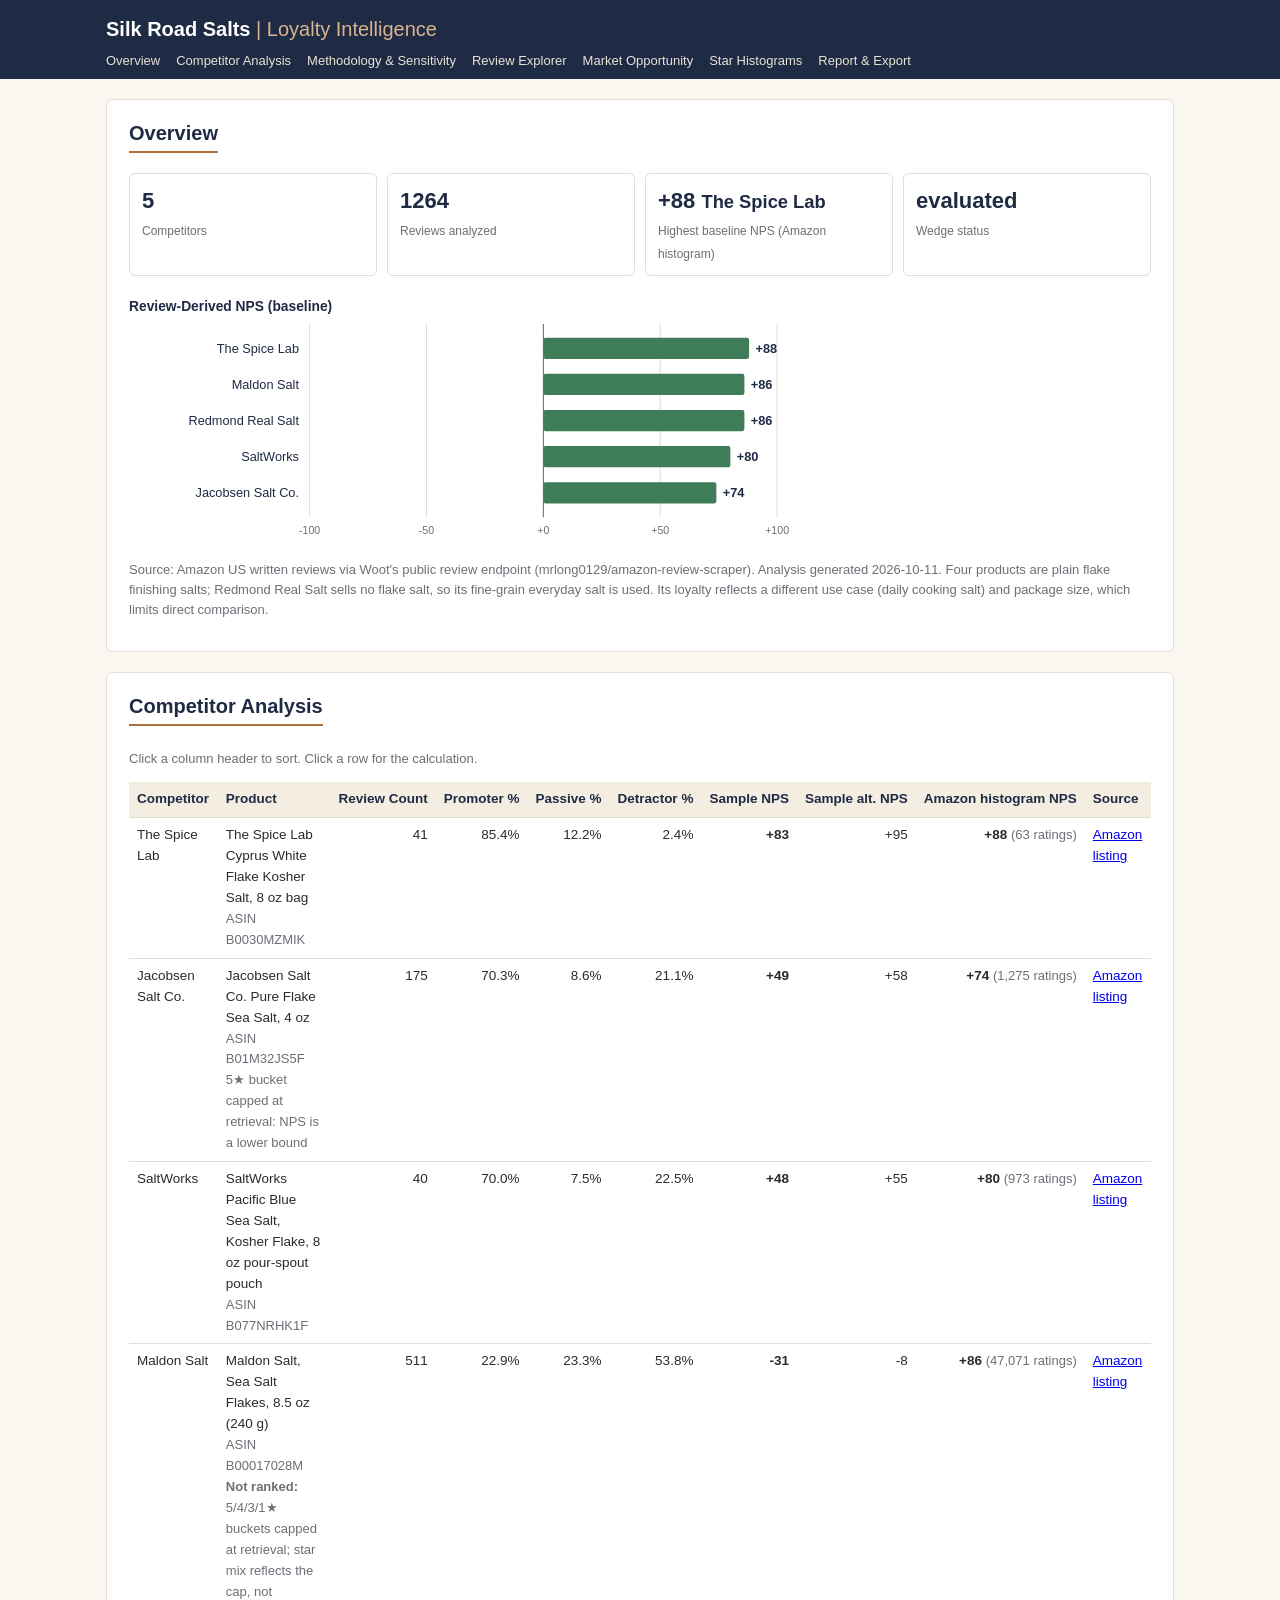
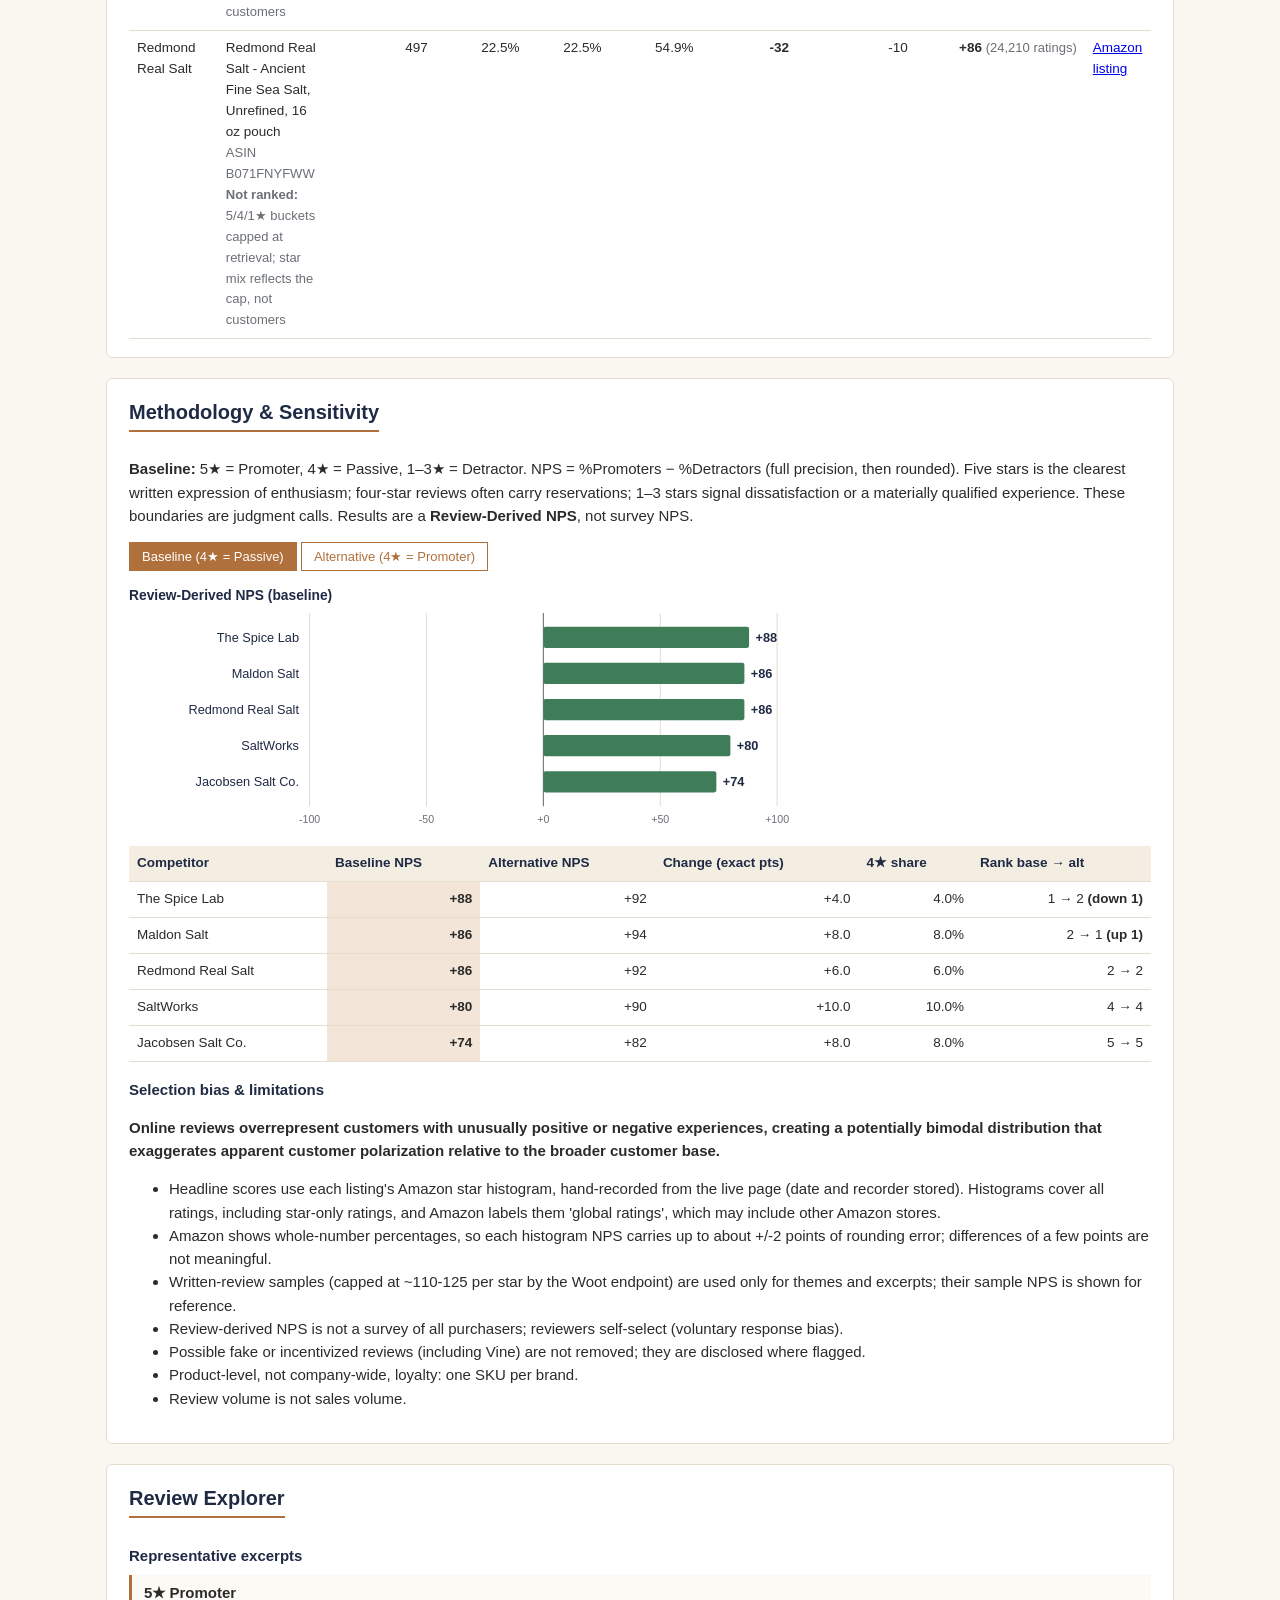
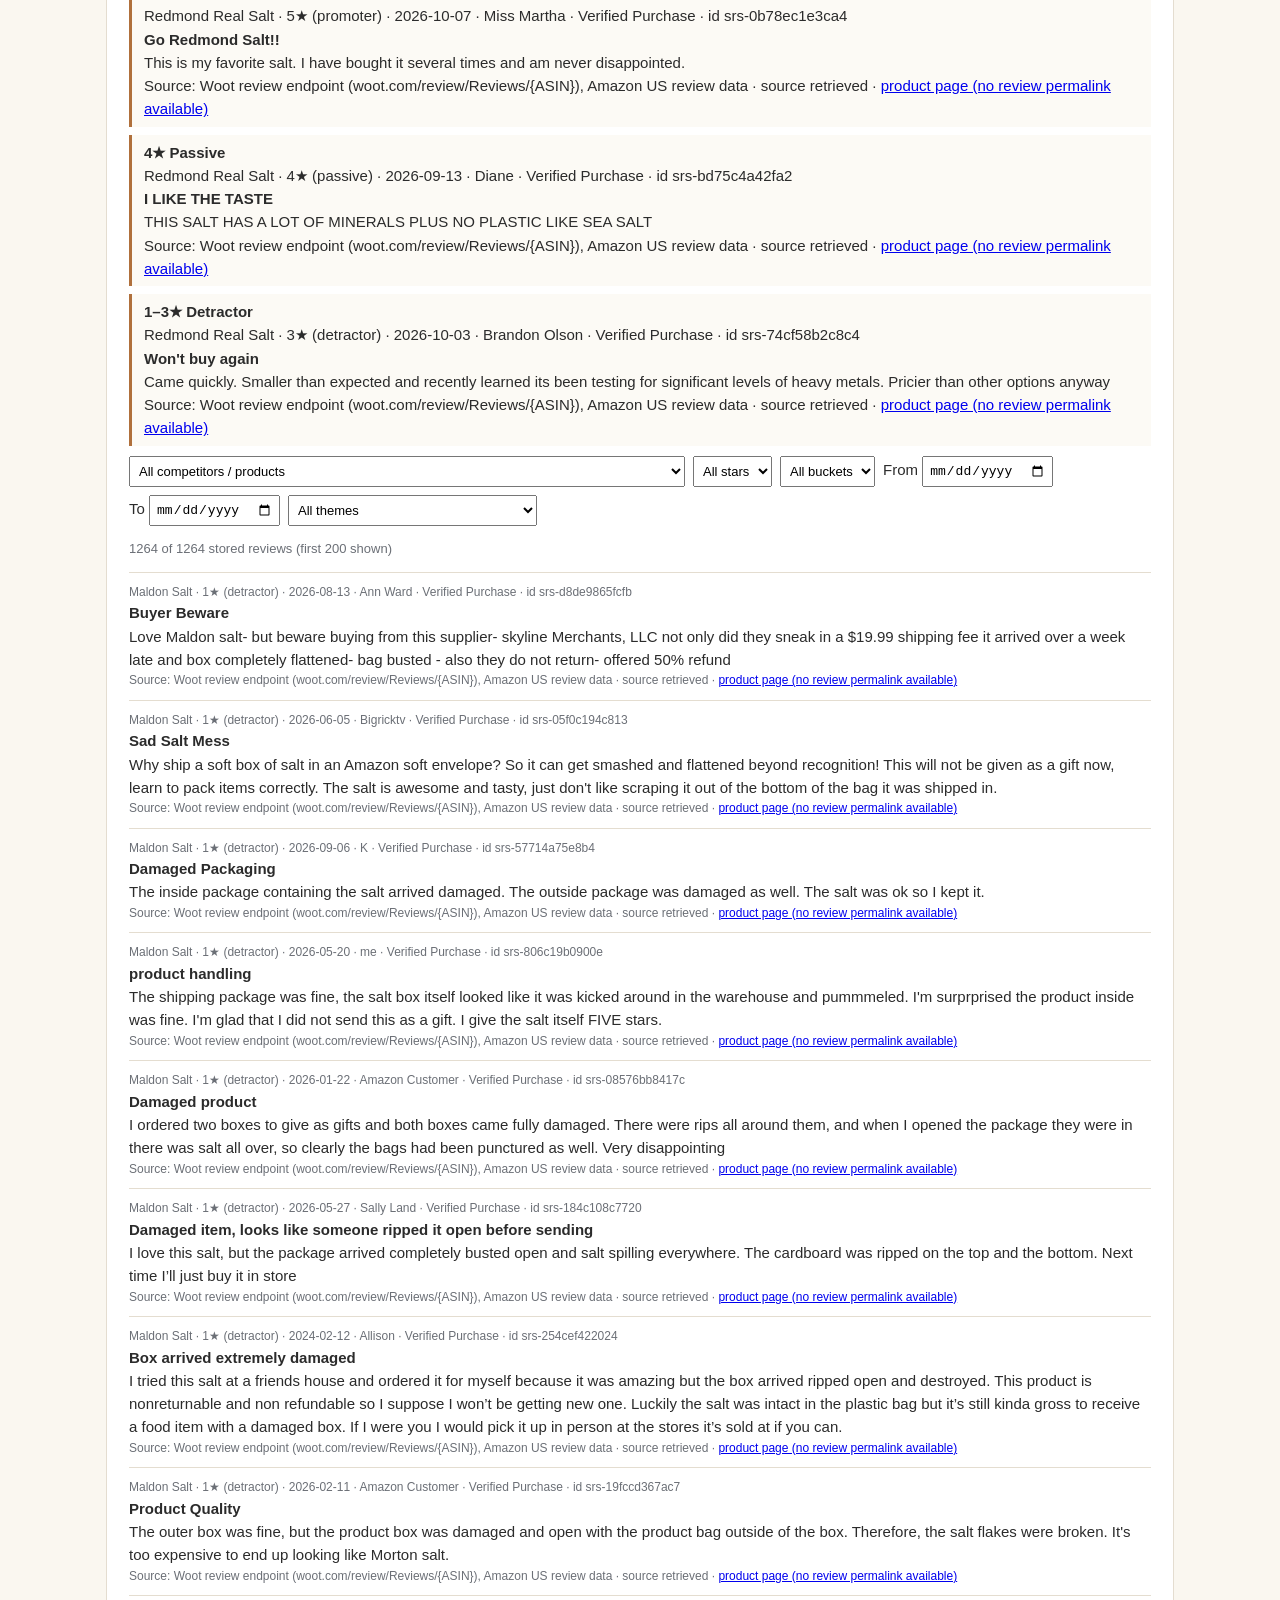
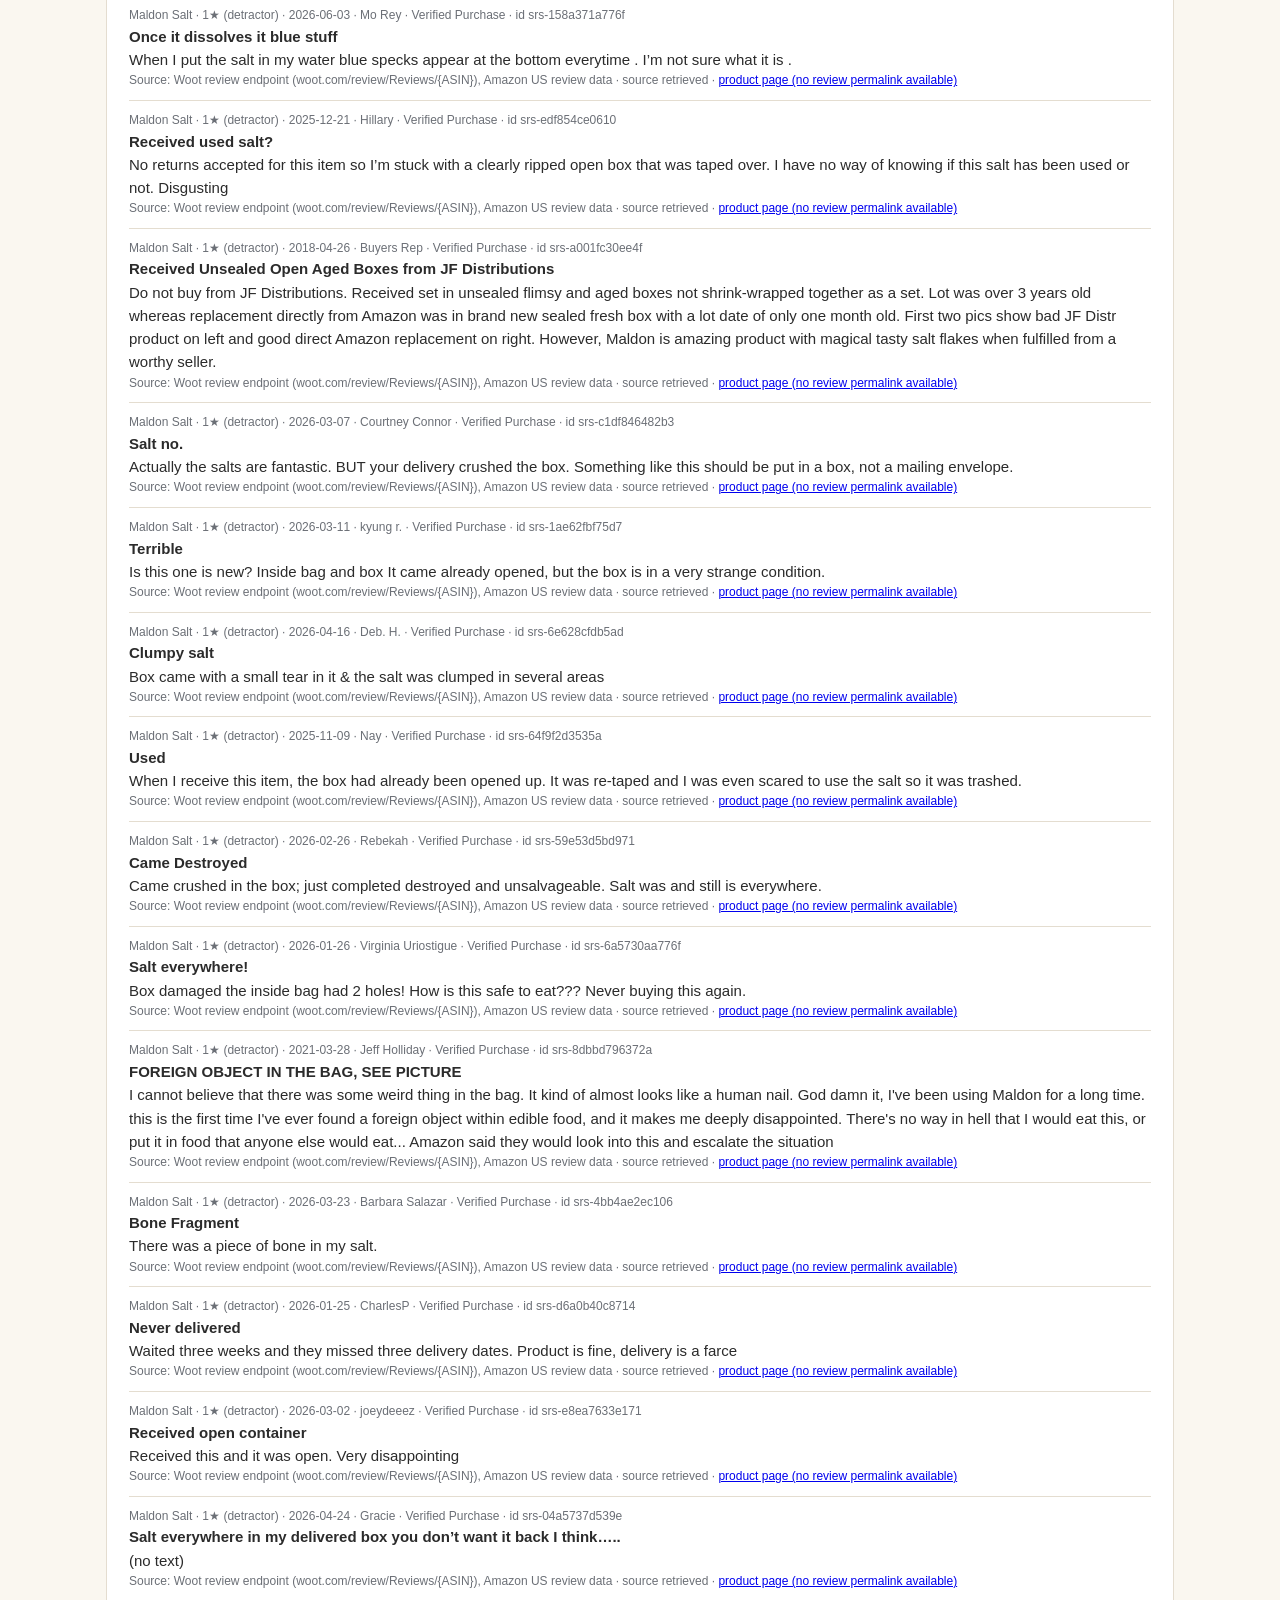
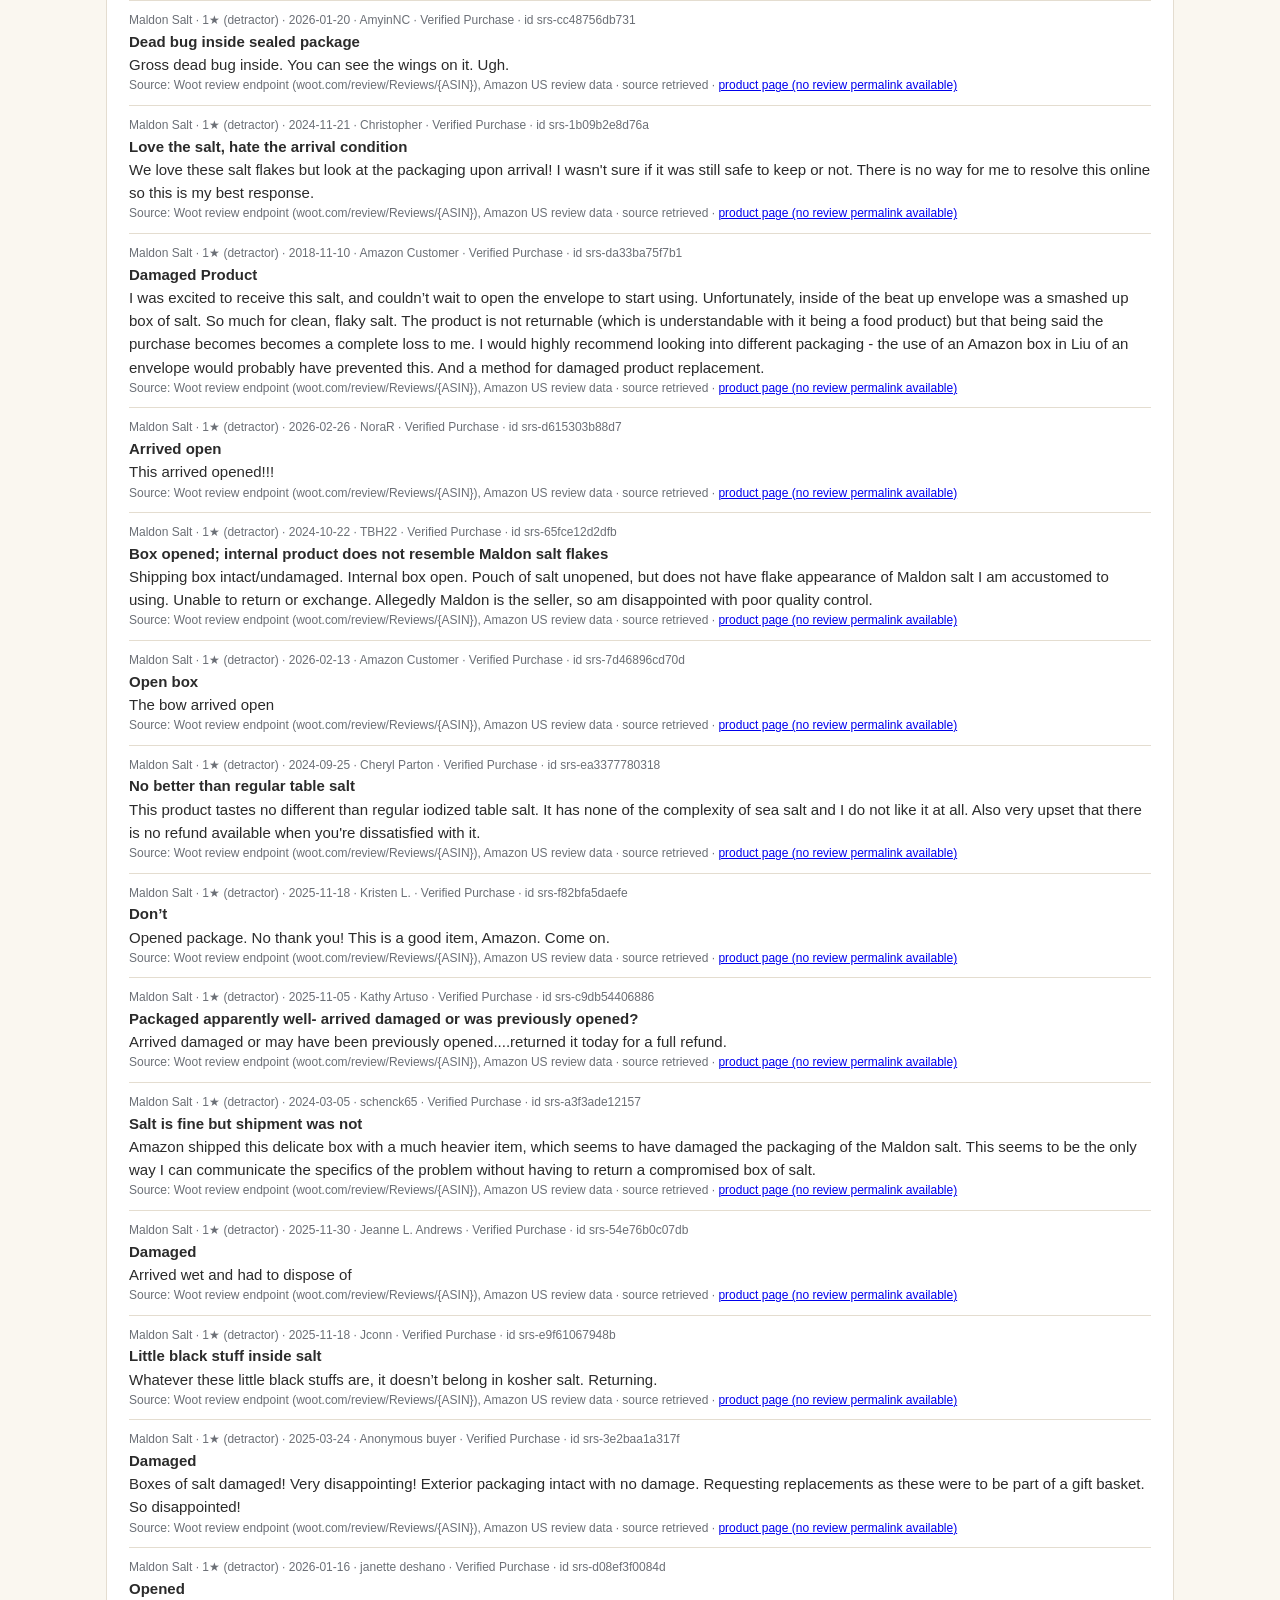
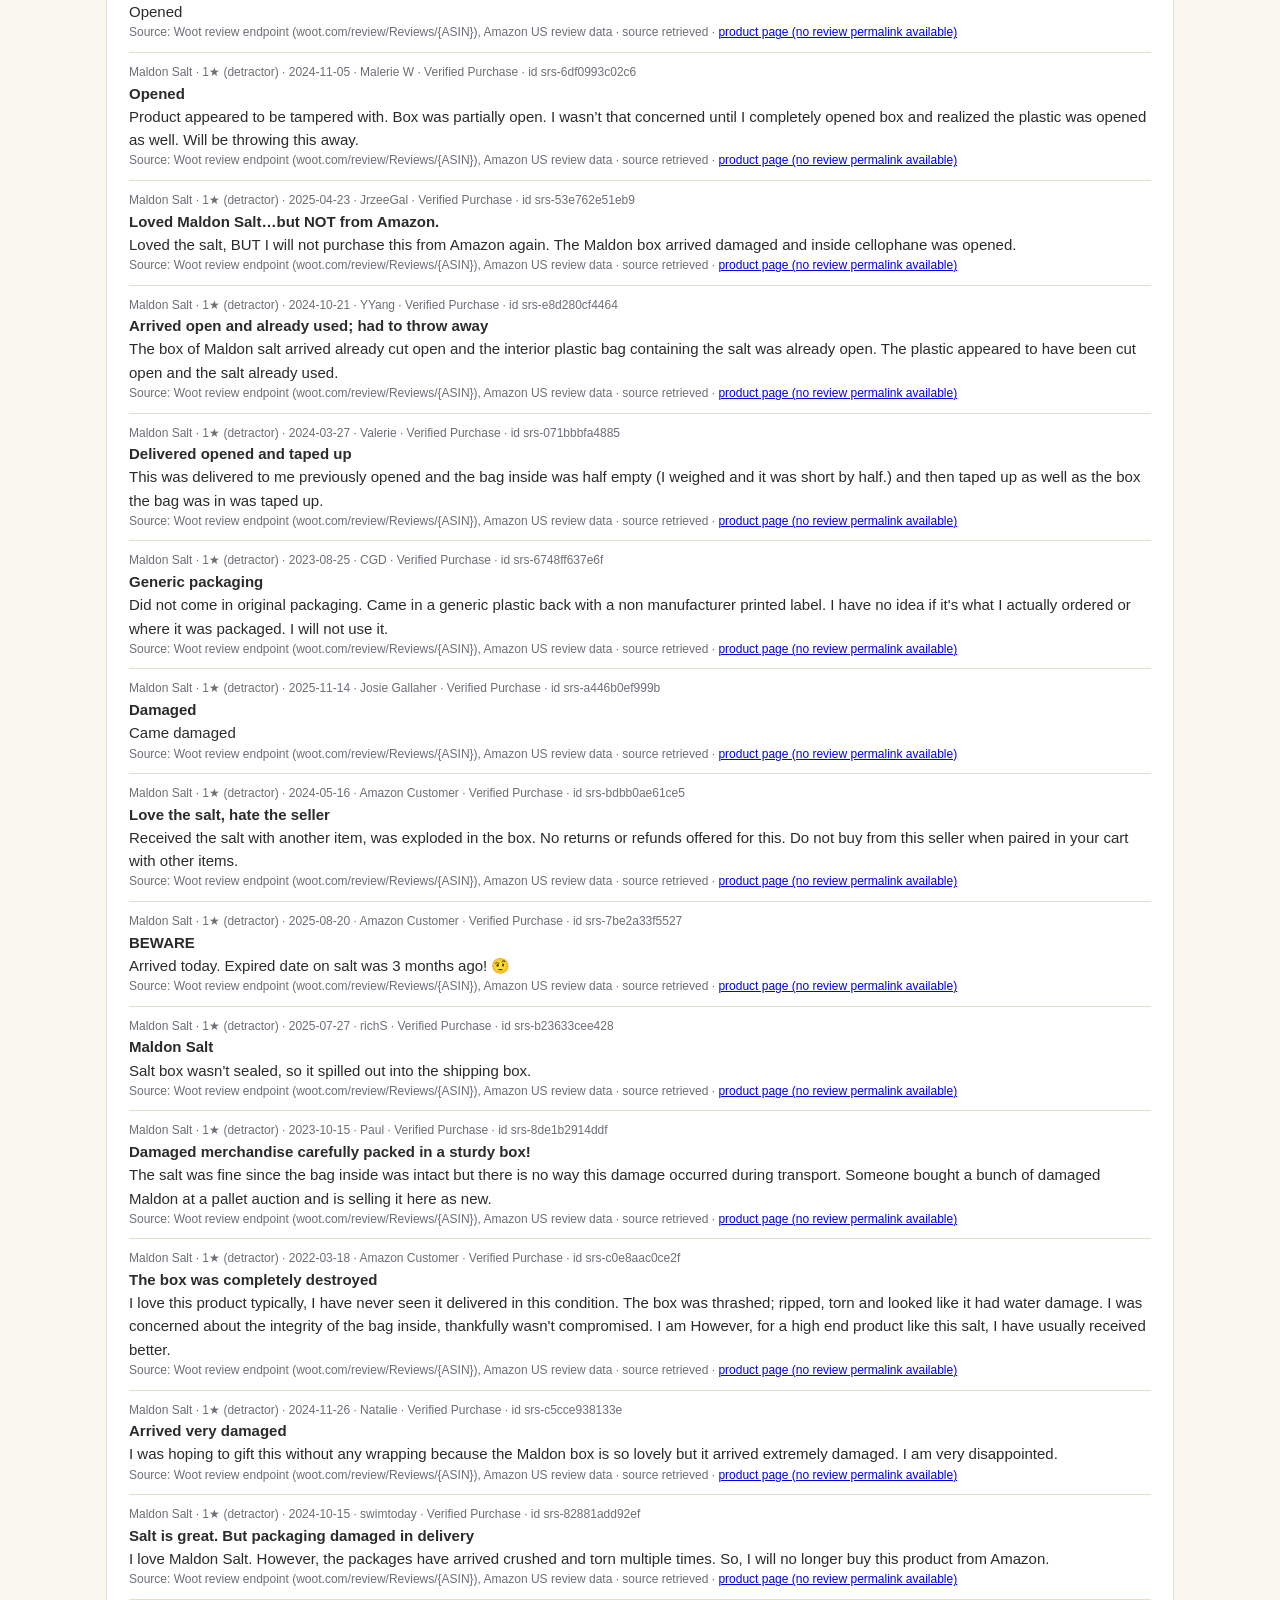
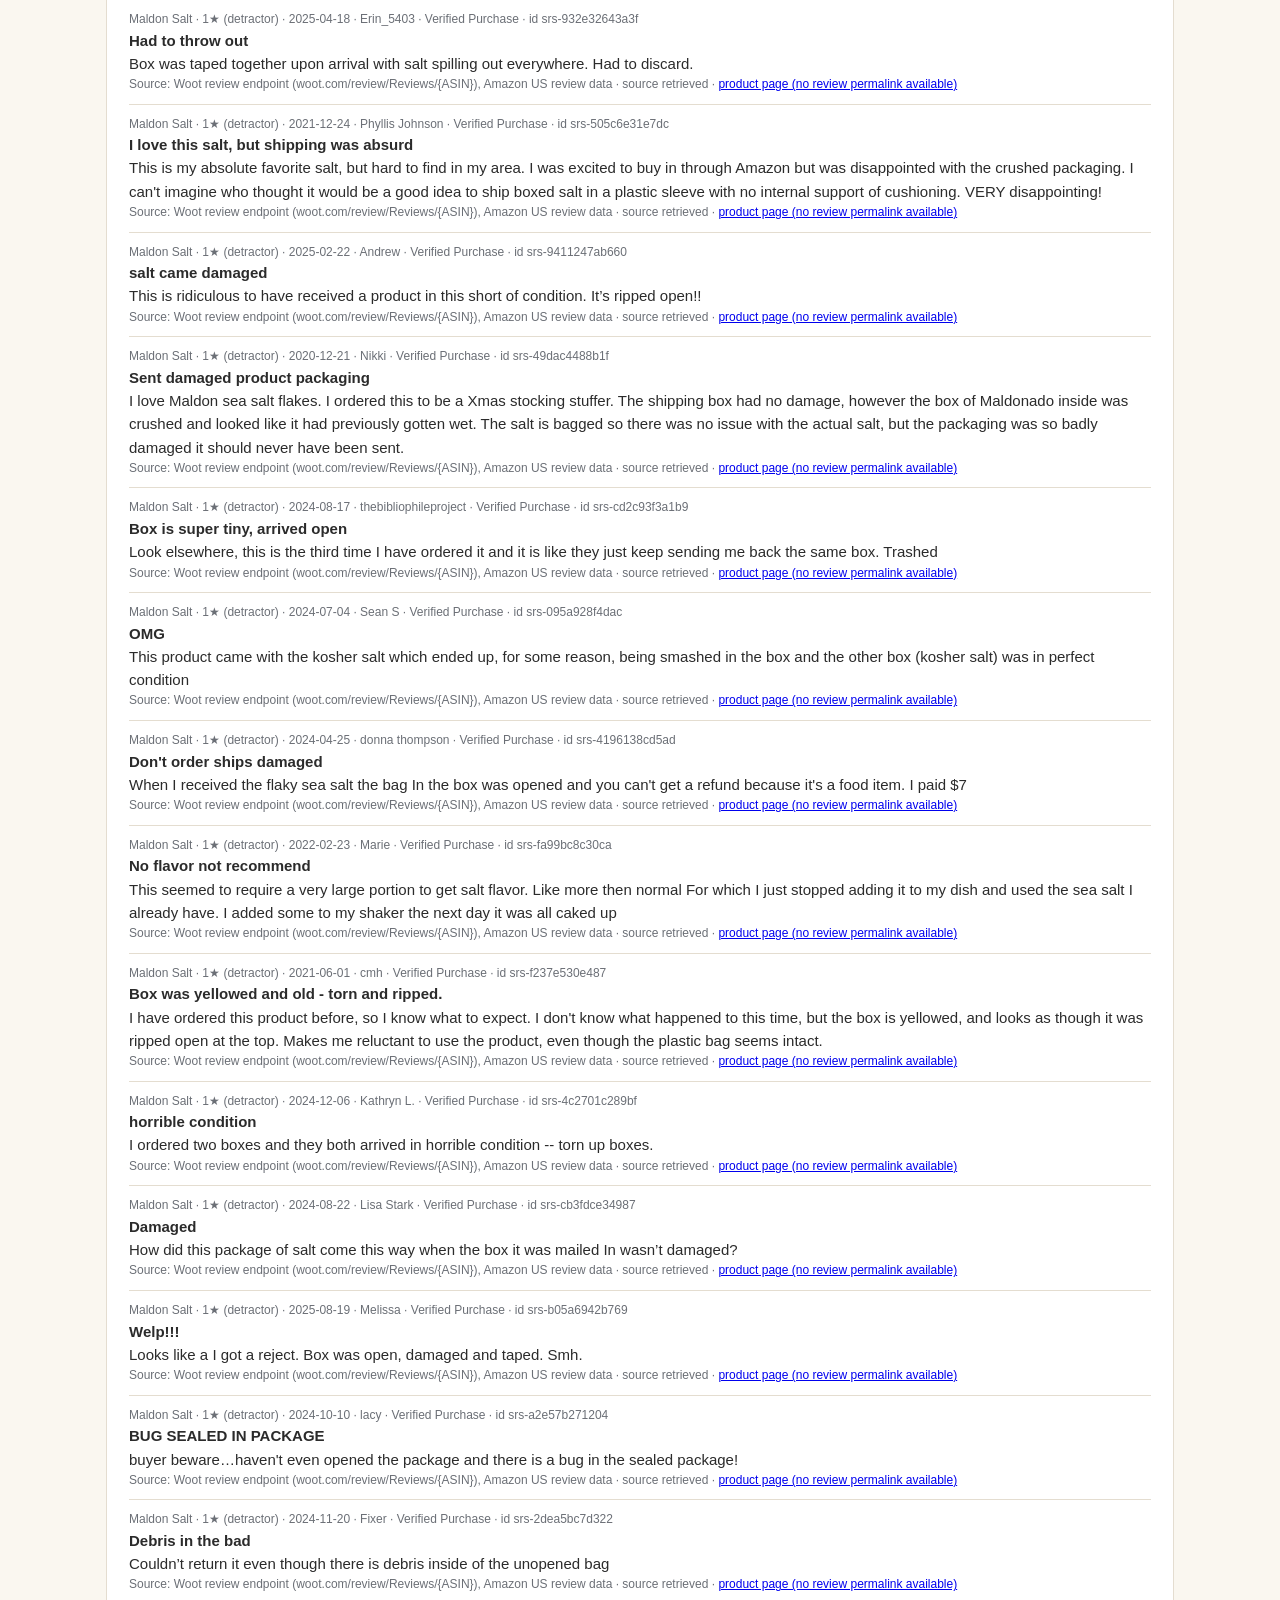
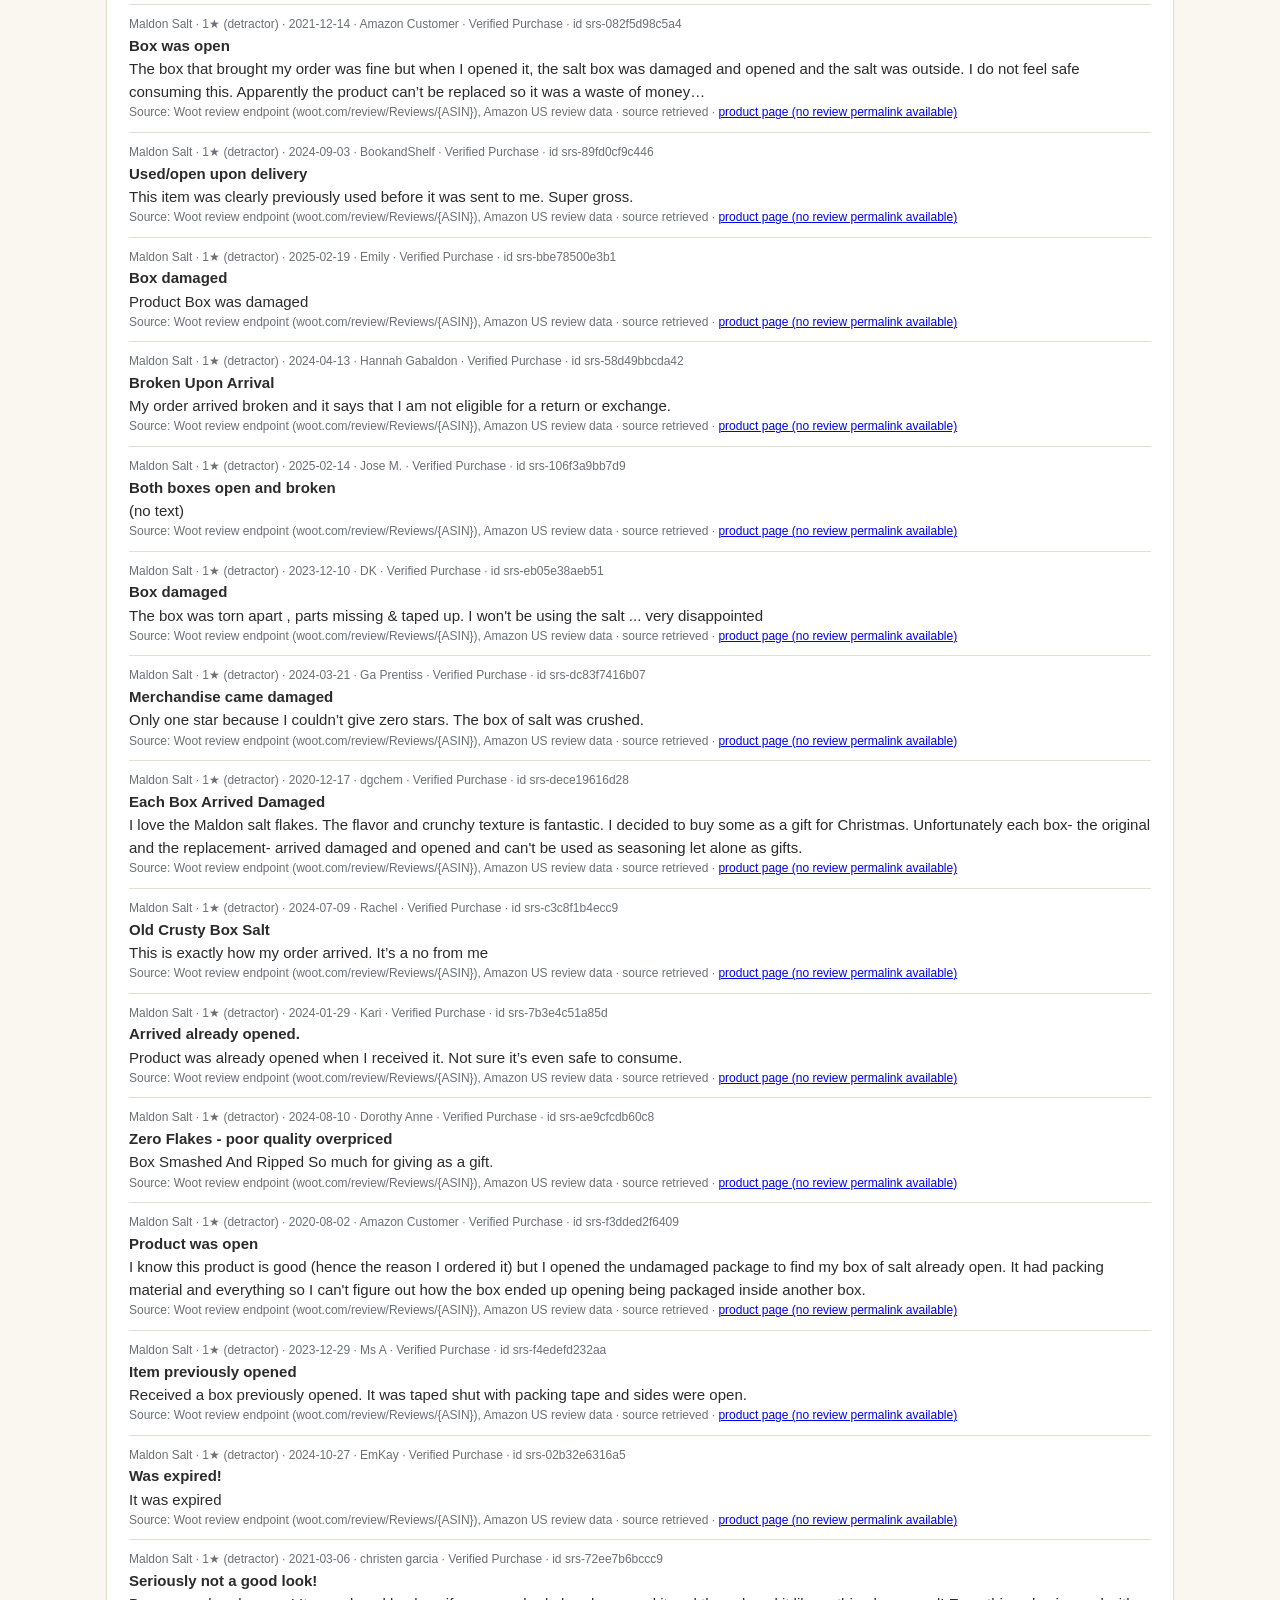
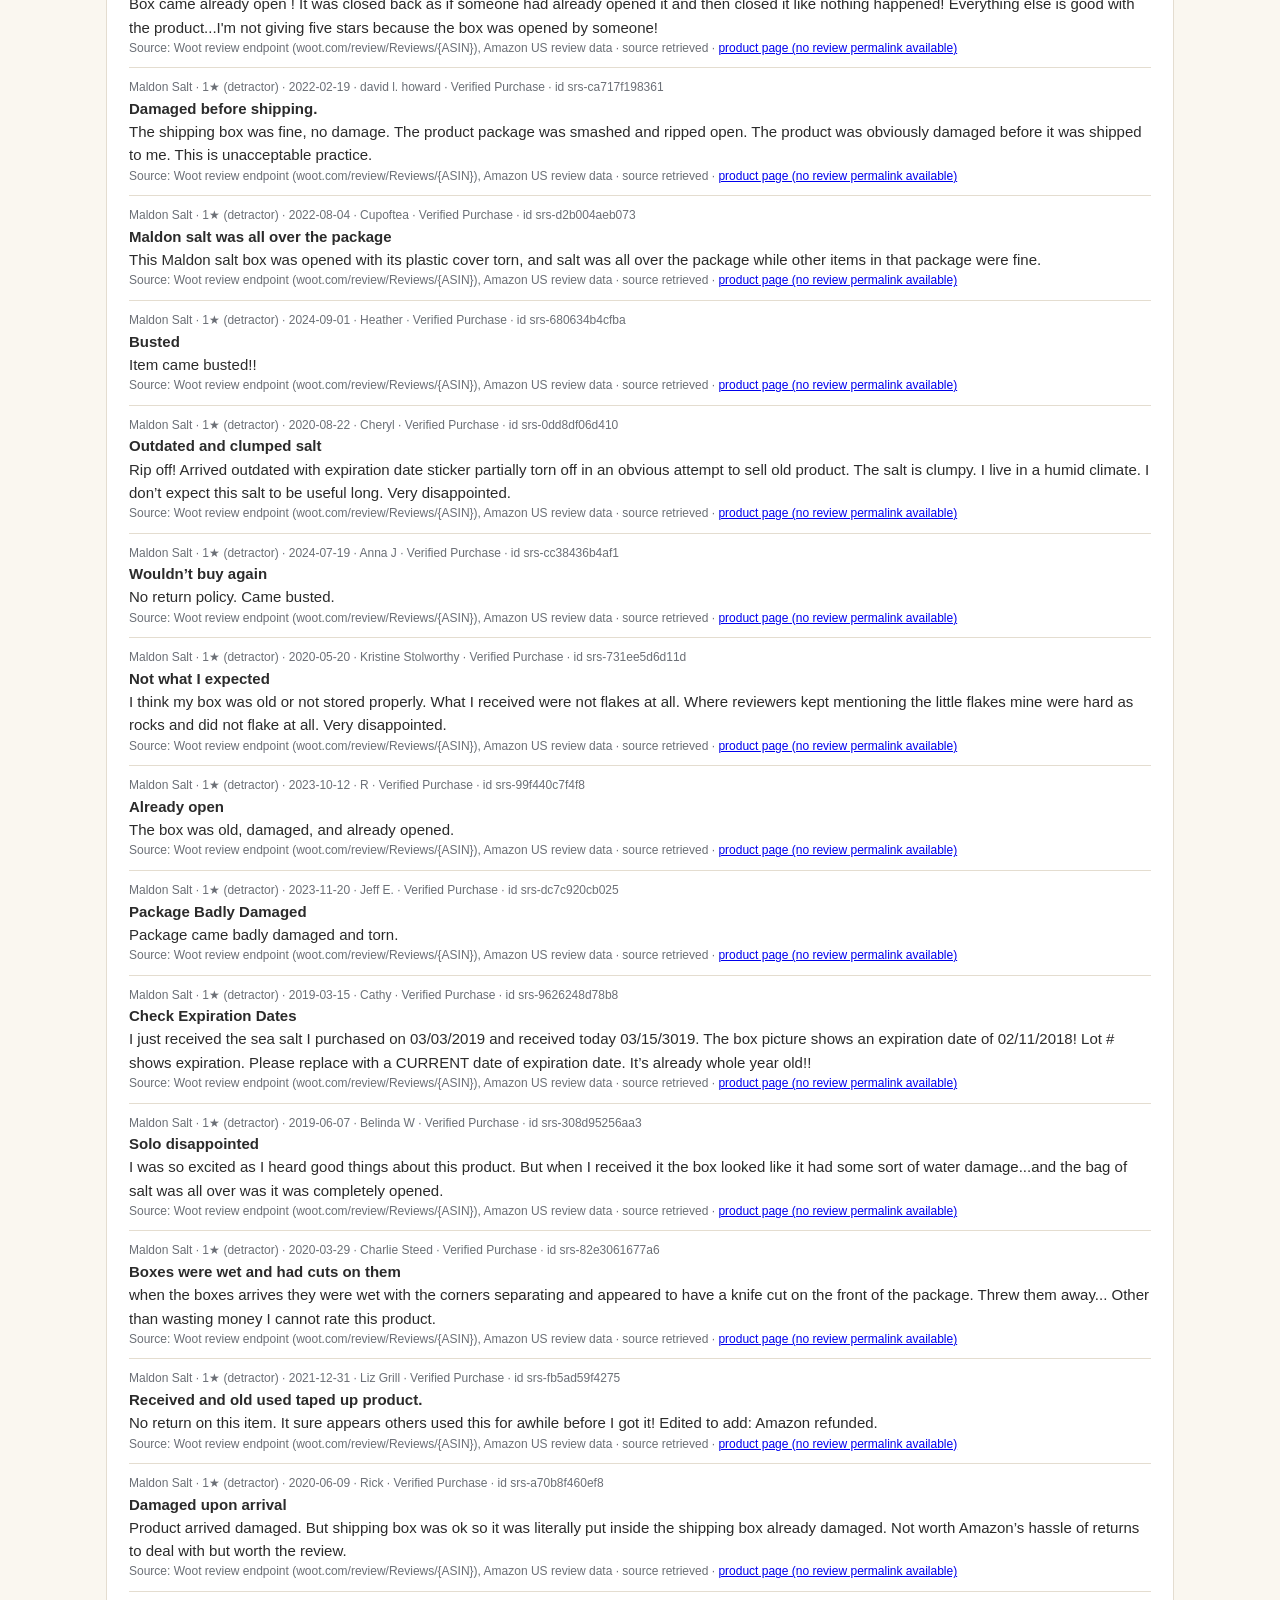
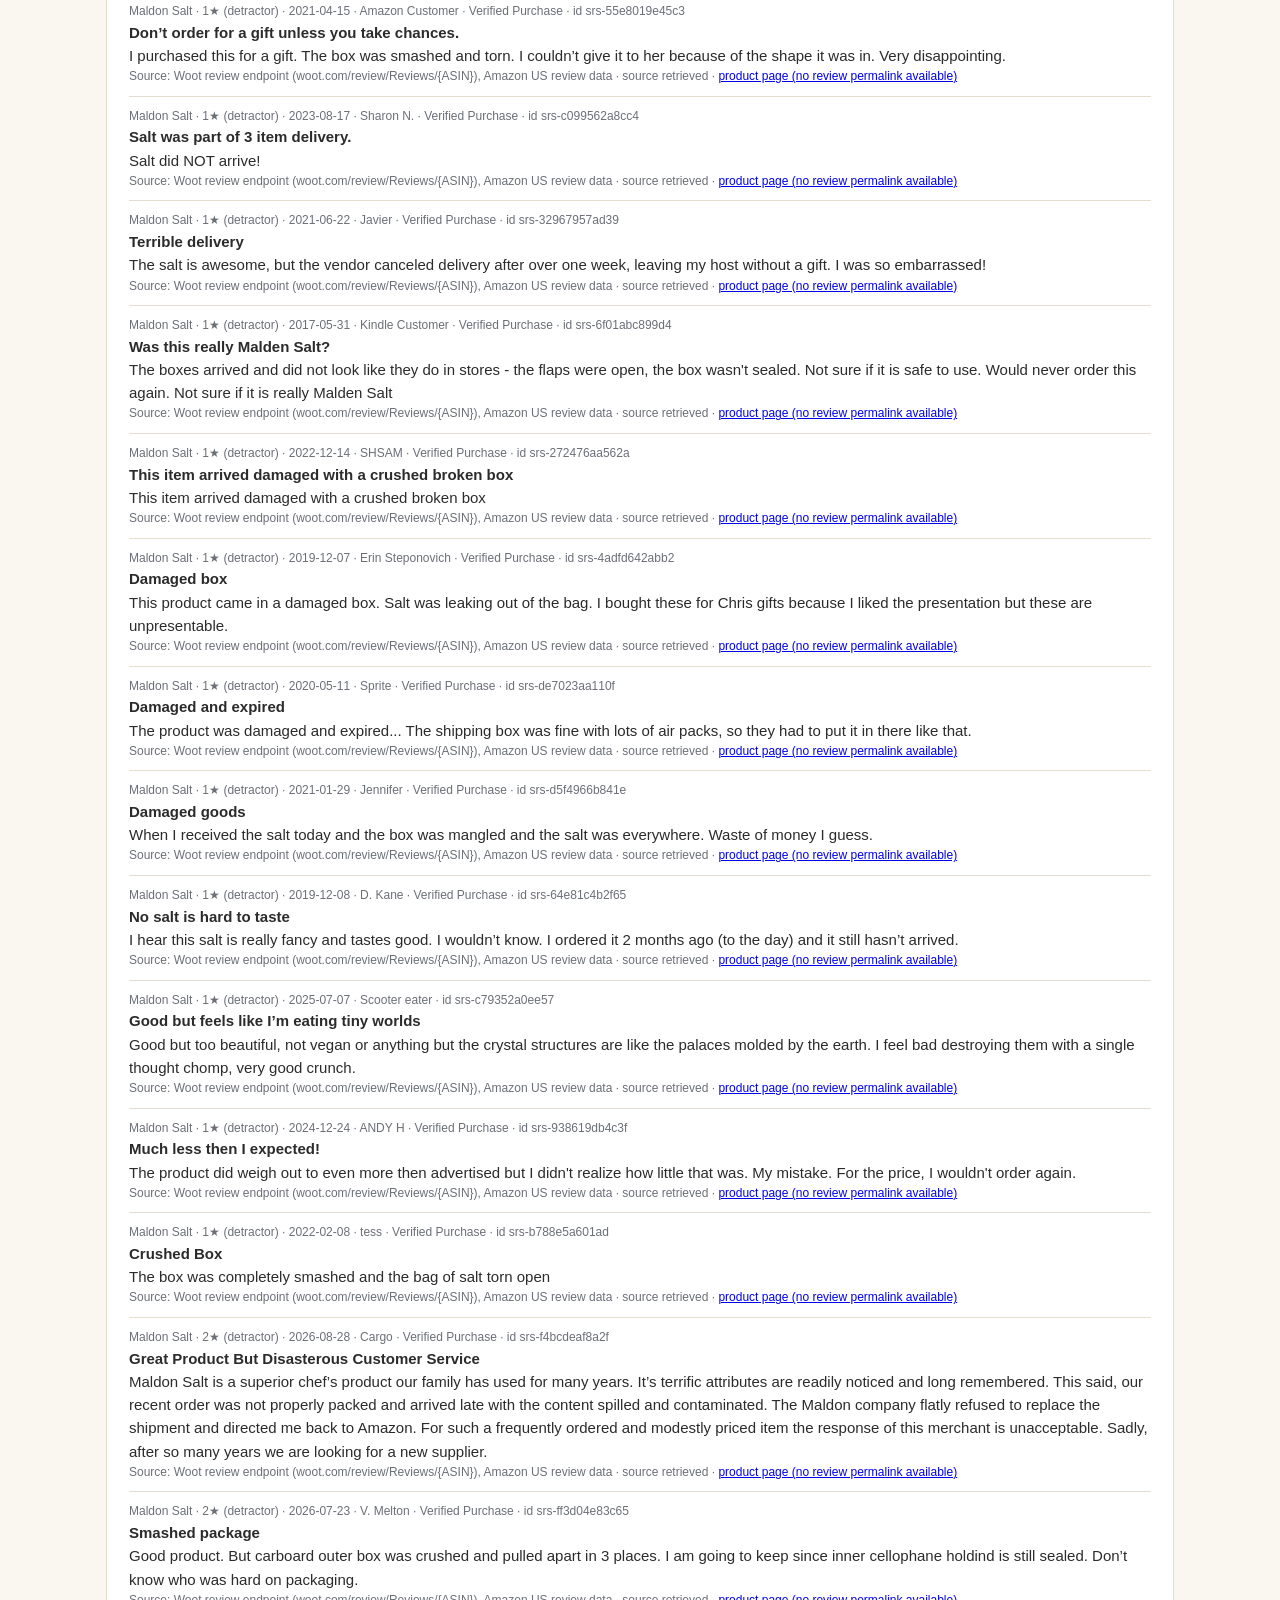
<file: site/index.html>
<!doctype html>
<html lang="en">
<head>
<meta charset="utf-8">
<meta name="viewport" content="width=device-width, initial-scale=1">
<title>Silk Road Salts | Loyalty Intelligence</title>
<link rel="icon" href="data:,">
<link rel="stylesheet" href="style.css">
</head>
<body>
<header>
  <div class="wrap">
    <h1>Silk Road Salts <span>| Loyalty Intelligence</span></h1>
    <nav>
      <a href="#overview">Overview</a><a href="#competitors">Competitor Analysis</a><a href="#method">Methodology &amp; Sensitivity</a>
      <a href="#explorer">Review Explorer</a><a href="#opportunity">Market Opportunity</a><a href="#histograms">Star Histograms</a><a href="#export">Report &amp; Export</a>
    </nav>
  </div>
</header>
<main class="wrap">
  <div id="status"></div>

  <section id="overview">
    <h2>Overview</h2>
    <div class="cards" id="kpis"></div>
    <img id="chart-main" class="chart" src="charts/nps_baseline.svg" alt="Ranked review-derived NPS bar chart">
    <p class="muted" id="source-line"></p>
  </section>

  <section id="competitors">
    <h2>Competitor Analysis</h2>
    <p class="muted">Click a column header to sort. Click a row for the calculation.</p>
    <table id="comp-table"><thead><tr>
      <th data-k="competitor">Competitor</th><th data-k="product_name">Product</th><th data-k="n">Review Count</th>
      <th data-k="promoter_pct">Promoter %</th><th data-k="passive_pct">Passive %</th><th data-k="detractor_pct">Detractor %</th>
      <th data-k="nps">Baseline NPS</th><th data-k="alt_nps">Alternative NPS</th><th>Source</th></tr></thead><tbody></tbody></table>
    <pre id="calc" class="calc"></pre>
  </section>

  <section id="method">
    <h2>Methodology &amp; Sensitivity</h2>
    <p><b>Baseline:</b> 5&#9733; = Promoter, 4&#9733; = Passive, 1&ndash;3&#9733; = Detractor. NPS = %Promoters &minus; %Detractors (full precision, then rounded).
      Five stars is the clearest written expression of enthusiasm; four-star reviews often carry reservations; 1&ndash;3 stars signal dissatisfaction or a materially qualified experience.
      These boundaries are judgment calls. Results are a <b>Review-Derived NPS</b>, not survey NPS.</p>
    <div class="toggle" role="group" aria-label="Scoring method">
      <button id="m-base" class="on" data-m="baseline">Baseline (4&#9733; = Passive)</button>
      <button id="m-alt" data-m="alternative">Alternative (4&#9733; = Promoter)</button>
    </div>
    <img id="chart-sens" class="chart" src="charts/nps_baseline.svg" alt="NPS under selected method">
    <table id="sens-table"><thead><tr><th>Competitor</th><th>Baseline NPS</th><th>Alternative NPS</th><th>Change (exact pts)</th><th>4&#9733; share</th><th>Rank base &rarr; alt</th></tr></thead><tbody></tbody></table>
    <h3>Selection bias &amp; limitations</h3>
    <p><b>Online reviews overrepresent customers with unusually positive or negative experiences, creating a potentially bimodal distribution that exaggerates apparent customer polarization relative to the broader customer base.</b></p>
    <ul id="limits"></ul>
  </section>

  <section id="explorer">
    <h2>Review Explorer</h2>
    <div id="excerpts"></div>
    <div class="filters">
      <select id="f-comp"><option value="">All competitors / products</option></select>
      <select id="f-star"><option value="">All stars</option><option>5</option><option>4</option><option>3</option><option>2</option><option>1</option></select>
      <select id="f-bucket"><option value="">All buckets</option><option value="promoter">Promoter</option><option value="passive">Passive</option><option value="detractor">Detractor</option></select>
      <label>From <input type="date" id="f-from"></label><label>To <input type="date" id="f-to"></label>
      <select id="f-theme"><option value="">All themes</option></select>
    </div>
    <p class="muted" id="r-count"></p>
    <div id="reviews"></div>
  </section>

  <section id="opportunity">
    <h2>Where Should Silk Road Salts Compete?</h2>
    <img class="chart" src="charts/scatter.svg" alt="Loyalty versus review volume scatterplot">
    <p class="muted" id="vol-note"></p>
    <div id="startup"></div>
  </section>

  <section id="histograms">
    <h2>Amazon Star Histograms</h2>
    <p>The written-review samples for heavily reviewed products are capped by the review endpoint, so their star mix is not reliable.
      Each Amazon listing shows the true star breakdown. Open each listing, scroll to <b>Customer reviews</b>, and type the five
      percentages exactly as shown (don't adjust them to total 100), the ratings count (&ldquo;12,345 global ratings&rdquo; &rarr; 12345),
      the average, the date you read it and your initials.</p>
    <p class="muted" id="hist-applied"></p>
    <div class="overflow"><table id="hist-table"><thead><tr><th>Product</th><th>5&#9733; %</th><th>4&#9733; %</th><th>3&#9733; %</th><th>2&#9733; %</th><th>1&#9733; %</th>
      <th>Total ratings</th><th>Avg</th><th>Recorded on</th><th>By</th><th>Notes</th><th>Check</th></tr></thead><tbody></tbody></table></div>
    <p id="hist-summary"></p>
    <div class="hist-actions">
      <button type="button" class="btn" id="hist-save" hidden>Save for Claude</button>
      <button type="button" class="btn" id="hist-download">Download CSV</button>
      <button type="button" class="btn alt" id="hist-copy">Copy CSV</button>
      <button type="button" class="btn alt" id="hist-clear">Clear</button>
    </div>
    <p id="hist-msg" role="status" class="muted"></p>
    <details><summary>CSV for data/raw/histograms/star_histograms.csv</summary><textarea id="hist-csv" readonly rows="7" aria-label="CSV output"></textarea></details>
    <p class="muted">Preview NPS uses the same rules as the pipeline but is <b>not</b> in the report yet. To apply: replace
      <code>data/raw/histograms/star_histograms.csv</code> with the CSV and run <code>make all</code>, or send it to Claude.</p>
  </section>

  <section id="export">
    <h2>Report &amp; Export</h2>
    <p><a class="btn" id="pdf-link" href="report.pdf" download="SilkRoadSalts_Loyalty_Analysis.pdf">Export Analysis as PDF</a></p>
    <p><a href="reviews.csv" download>Reviews (CSV)</a> &middot; <a href="reviews.json" download>Reviews (JSON)</a> &middot; <a href="analysis.json" download>Analysis (JSON)</a></p>
    <p class="muted">The PDF, charts and this page are generated from the same analysis.json by the Python pipeline.</p>
  </section>
</main>
<script src="app.js"></script>
<script src="histogram-entry.js"></script>
</body>
</html>
</file>
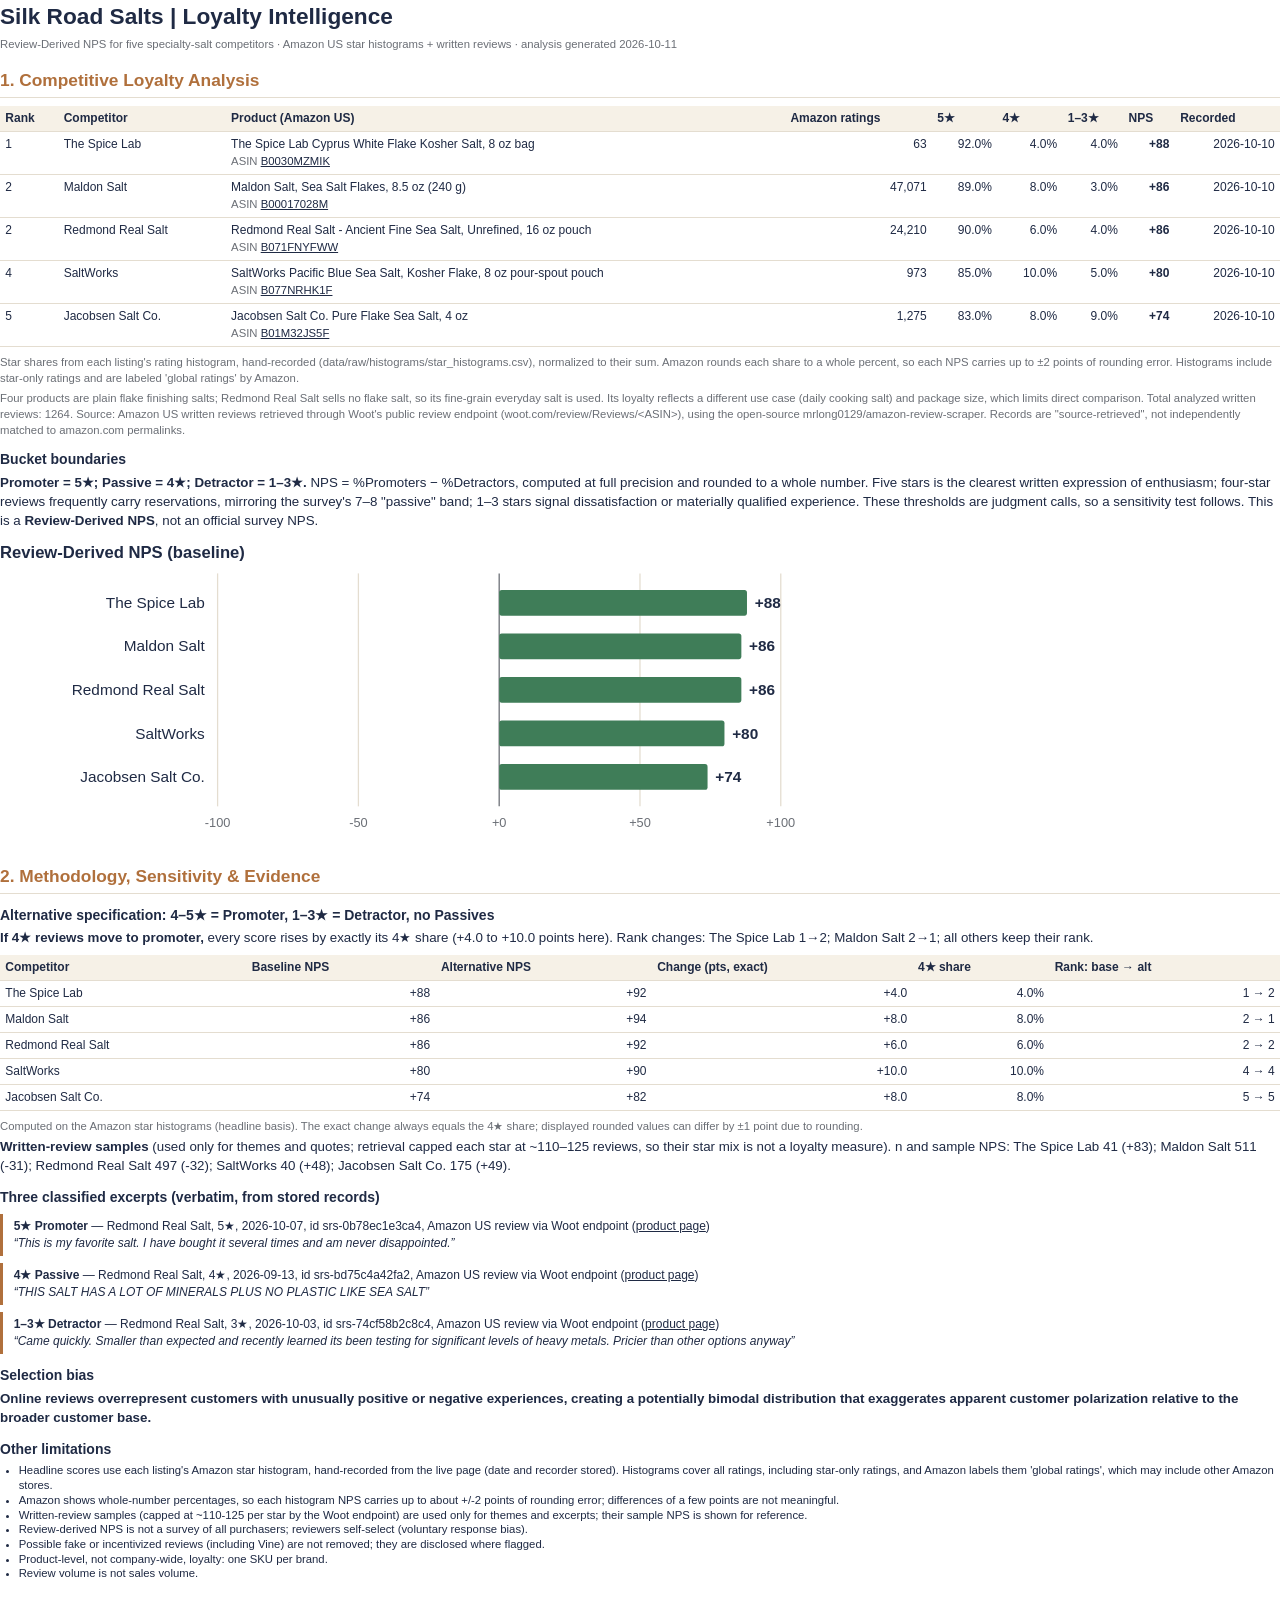
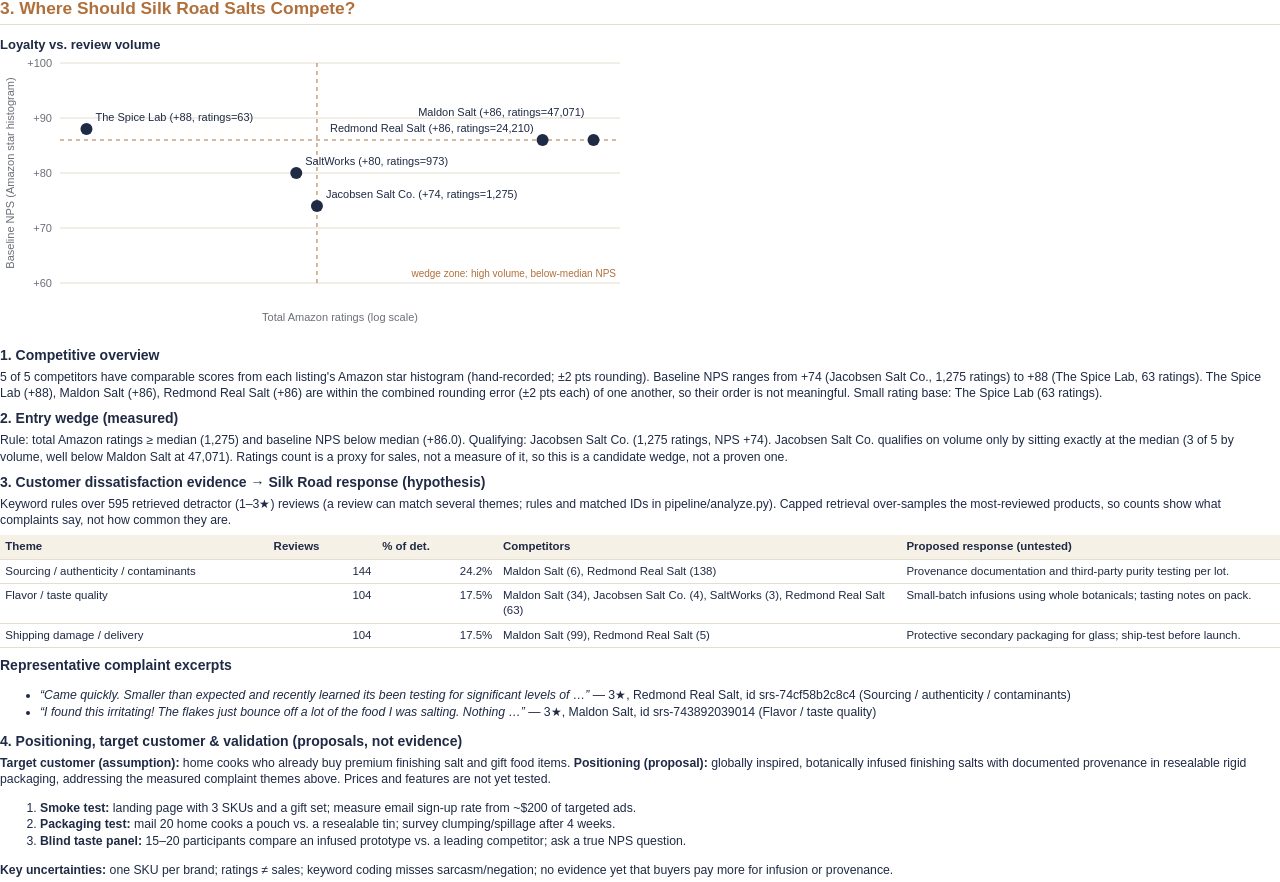
<file: site/report.html>
<!doctype html><html><head><meta charset="utf-8"><title>Silk Road Salts | Loyalty Intelligence</title><style>
@page { size: Letter; margin: 0.6in 0.65in 0.7in; }
body { font: 10pt/1.42 Helvetica, Arial, sans-serif; color:#1f2a44; background:#fff; margin:0 }
h1 { font-size:17pt; margin:0 0 2pt } h2 { font-size:13pt; color:#b0703c; border-bottom:1px solid #e4ddd0; padding-bottom:3pt; margin:12pt 0 6pt }
h3 { font-size:10.5pt; margin:9pt 0 3pt } p { margin:3pt 0 } .muted { color:#6b6f76; font-size:8.5pt }
table { border-collapse:collapse; width:100%; font-size:9pt; margin:5pt 0 } th,td { border-bottom:1px solid #e4ddd0; padding:3pt 4pt; text-align:left; vertical-align:top }
th { background:#f6f1e7 } tr, table { break-inside:avoid } td.n { text-align:right; white-space:nowrap } a { color:#1f2a44 }
.page { break-after:page } .page:last-child { break-after:auto } ul.lim { font-size:8.5pt; line-height:1.3; margin:2pt 0; padding-left:14pt } th { white-space:nowrap } svg { max-width:100%; height:auto } .sm svg { width:64%; } .sc svg { width:50%; } .track { font-size:9.2pt; line-height:1.34 } .track table { font-size:8.6pt } .track h3 { margin:6pt 0 2pt } table.themes { table-layout:fixed } table.themes th { white-space:normal }
.quote { border-left:3px solid #b0703c; padding:3pt 8pt; margin:5pt 0; font-size:9pt; break-inside:avoid }
.alert { background:#fbeee9; border:1px solid #a4483e; padding:6pt 8pt; margin:6pt 0; font-size:9.5pt }
</style></head><body>
<section class=page><h1>Silk Road Salts | Loyalty Intelligence</h1>
<p class=muted>Review-Derived NPS for five specialty-salt competitors &middot; Amazon US star histograms + written reviews &middot; analysis generated 2026-10-11</p>

<h2>1. Competitive Loyalty Analysis</h2>
<table><tr><th>Rank</th><th>Competitor</th><th>Product (Amazon US)</th><th>Amazon ratings</th><th>5&#9733;</th><th>4&#9733;</th><th>1&ndash;3&#9733;</th><th>NPS</th><th>Recorded</th></tr><tr><td>1</td><td>The Spice Lab</td><td>The Spice Lab Cyprus White Flake Kosher Salt, 8 oz bag<br><span class=muted>ASIN <a href='https://www.amazon.com/dp/B0030MZMIK'>B0030MZMIK</a></span></td><td class=n>63</td><td class=n>92.0%</td><td class=n>4.0%</td><td class=n>4.0%</td><td class=n><b>+88</b></td><td class=n>2026-10-10</td></tr><tr><td>2</td><td>Maldon Salt</td><td>Maldon Salt, Sea Salt Flakes, 8.5 oz (240 g)<br><span class=muted>ASIN <a href='https://www.amazon.com/dp/B00017028M'>B00017028M</a></span></td><td class=n>47,071</td><td class=n>89.0%</td><td class=n>8.0%</td><td class=n>3.0%</td><td class=n><b>+86</b></td><td class=n>2026-10-10</td></tr><tr><td>2</td><td>Redmond Real Salt</td><td>Redmond Real Salt - Ancient Fine Sea Salt, Unrefined, 16 oz pouch<br><span class=muted>ASIN <a href='https://www.amazon.com/dp/B071FNYFWW'>B071FNYFWW</a></span></td><td class=n>24,210</td><td class=n>90.0%</td><td class=n>6.0%</td><td class=n>4.0%</td><td class=n><b>+86</b></td><td class=n>2026-10-10</td></tr><tr><td>4</td><td>SaltWorks</td><td>SaltWorks Pacific Blue Sea Salt, Kosher Flake, 8 oz pour-spout pouch<br><span class=muted>ASIN <a href='https://www.amazon.com/dp/B077NRHK1F'>B077NRHK1F</a></span></td><td class=n>973</td><td class=n>85.0%</td><td class=n>10.0%</td><td class=n>5.0%</td><td class=n><b>+80</b></td><td class=n>2026-10-10</td></tr><tr><td>5</td><td>Jacobsen Salt Co.</td><td>Jacobsen Salt Co. Pure Flake Sea Salt, 4 oz<br><span class=muted>ASIN <a href='https://www.amazon.com/dp/B01M32JS5F'>B01M32JS5F</a></span></td><td class=n>1,275</td><td class=n>83.0%</td><td class=n>8.0%</td><td class=n>9.0%</td><td class=n><b>+74</b></td><td class=n>2026-10-10</td></tr></table><p class=muted>Star shares from each listing's rating histogram, hand-recorded (data/raw/histograms/star_histograms.csv), normalized to their sum. Amazon rounds each share to a whole percent, so each NPS carries up to &plusmn;2 points of rounding error. Histograms include star-only ratings and are labeled 'global ratings' by Amazon.</p>
<p class=muted>Four products are plain flake finishing salts; Redmond Real Salt sells no flake salt, so its fine-grain everyday salt is used. Its loyalty reflects a different use case (daily cooking salt) and package size, which limits direct comparison. Total analyzed written reviews: 1264. Source: Amazon US written reviews retrieved through Woot's public review endpoint (woot.com/review/Reviews/&lt;ASIN&gt;), using the open-source mrlong0129/amazon-review-scraper. Records are "source-retrieved", not independently matched to amazon.com permalinks.</p>
<h3>Bucket boundaries</h3><p><b>Promoter = 5&#9733;; Passive = 4&#9733;; Detractor = 1&ndash;3&#9733;.</b> NPS = %Promoters &minus; %Detractors, computed at full precision and rounded to a whole number. Five stars is the clearest written expression of enthusiasm; four-star reviews frequently carry reservations, mirroring the survey's 7&ndash;8 "passive" band; 1&ndash;3 stars signal dissatisfaction or materially qualified experience. These thresholds are judgment calls, so a sensitivity test follows. This is a <b>Review-Derived NPS</b>, not an official survey NPS.</p>
<div class=sm><svg xmlns="http://www.w3.org/2000/svg" viewBox="0 0 640 240" width="640" height="240" font-family="Helvetica, Arial, sans-serif"><text x="0" y="18" font-size="13" font-weight="600" fill="#1f2a44">Review-Derived NPS (baseline)</text><line x1="170.0" x2="170.0" y1="30" y2="212" stroke="#e4ddd0" stroke-width="1"/><text x="170.0" y="228" font-size="10" text-anchor="middle" fill="#6b6f76">-100</text><line x1="280.0" x2="280.0" y1="30" y2="212" stroke="#e4ddd0" stroke-width="1"/><text x="280.0" y="228" font-size="10" text-anchor="middle" fill="#6b6f76">-50</text><line x1="390.0" x2="390.0" y1="30" y2="212" stroke="#6b6f76" stroke-width="1"/><text x="390.0" y="228" font-size="10" text-anchor="middle" fill="#6b6f76">+0</text><line x1="500.0" x2="500.0" y1="30" y2="212" stroke="#e4ddd0" stroke-width="1"/><text x="500.0" y="228" font-size="10" text-anchor="middle" fill="#6b6f76">+50</text><line x1="610.0" x2="610.0" y1="30" y2="212" stroke="#e4ddd0" stroke-width="1"/><text x="610.0" y="228" font-size="10" text-anchor="middle" fill="#6b6f76">+100</text><text x="160" y="57.0" font-size="12" text-anchor="end" fill="#1f2a44">The Spice Lab</text><rect x="390.0" y="43" width="193.60000000000002" height="20" rx="2" fill="#3f7d58"/><text x="589.6" y="57.0" font-size="12" font-weight="600" text-anchor="start" fill="#1f2a44">+88</text><text x="160" y="91.0" font-size="12" text-anchor="end" fill="#1f2a44">Maldon Salt</text><rect x="390.0" y="77" width="189.20000000000005" height="20" rx="2" fill="#3f7d58"/><text x="585.2" y="91.0" font-size="12" font-weight="600" text-anchor="start" fill="#1f2a44">+86</text><text x="160" y="125.0" font-size="12" text-anchor="end" fill="#1f2a44">Redmond Real Salt</text><rect x="390.0" y="111" width="189.20000000000005" height="20" rx="2" fill="#3f7d58"/><text x="585.2" y="125.0" font-size="12" font-weight="600" text-anchor="start" fill="#1f2a44">+86</text><text x="160" y="159.0" font-size="12" text-anchor="end" fill="#1f2a44">SaltWorks</text><rect x="390.0" y="145" width="176.0" height="20" rx="2" fill="#3f7d58"/><text x="572.0" y="159.0" font-size="12" font-weight="600" text-anchor="start" fill="#1f2a44">+80</text><text x="160" y="193.0" font-size="12" text-anchor="end" fill="#1f2a44">Jacobsen Salt Co.</text><rect x="390.0" y="179" width="162.79999999999995" height="20" rx="2" fill="#3f7d58"/><text x="558.8" y="193.0" font-size="12" font-weight="600" text-anchor="start" fill="#1f2a44">+74</text></svg></div>
</section>
<section class=page><h2>2. Methodology, Sensitivity &amp; Evidence</h2>
<h3>Alternative specification: 4&ndash;5&#9733; = Promoter, 1&ndash;3&#9733; = Detractor, no Passives</h3>
<p><b>If 4&#9733; reviews move to promoter,</b> every score rises by exactly its 4&#9733; share (+4.0 to +10.0 points here). Rank changes: The Spice Lab 1&rarr;2; Maldon Salt 2&rarr;1; all others keep their rank.</p><table><tr><th>Competitor</th><th>Baseline NPS</th><th>Alternative NPS</th><th>Change (pts, exact)</th><th>4&#9733; share</th><th>Rank: base &rarr; alt</th></tr><tr><td>The Spice Lab</td><td class=n>+88</td><td class=n>+92</td><td class=n>+4.0</td><td class=n>4.0%</td><td class=n>1 &rarr; 2</td></tr><tr><td>Maldon Salt</td><td class=n>+86</td><td class=n>+94</td><td class=n>+8.0</td><td class=n>8.0%</td><td class=n>2 &rarr; 1</td></tr><tr><td>Redmond Real Salt</td><td class=n>+86</td><td class=n>+92</td><td class=n>+6.0</td><td class=n>6.0%</td><td class=n>2 &rarr; 2</td></tr><tr><td>SaltWorks</td><td class=n>+80</td><td class=n>+90</td><td class=n>+10.0</td><td class=n>10.0%</td><td class=n>4 &rarr; 4</td></tr><tr><td>Jacobsen Salt Co.</td><td class=n>+74</td><td class=n>+82</td><td class=n>+8.0</td><td class=n>8.0%</td><td class=n>5 &rarr; 5</td></tr></table>
<p class=muted>Computed on the Amazon star histograms (headline basis). The exact change always equals the 4&#9733; share; displayed rounded values can differ by &plusmn;1 point due to rounding.</p>
<p><b>Written-review samples</b> (used only for themes and quotes; retrieval capped each star at ~110&ndash;125 reviews, so their star mix is not a loyalty measure). n and sample NPS: The Spice Lab 41 (+83); Maldon Salt 511 (-31); Redmond Real Salt 497 (-32); SaltWorks 40 (+48); Jacobsen Salt Co. 175 (+49).</p>
<h3>Three classified excerpts (verbatim, from stored records)</h3><div class=quote><b>5&#9733; Promoter</b> &mdash; Redmond Real Salt, 5&#9733;, 2026-10-07, id srs-0b78ec1e3ca4, Amazon US review via Woot endpoint (<a href='https://www.amazon.com/dp/B071FNYFWW'>product page</a>)<br><i>&ldquo;This is my favorite salt. I have bought it several times and am never disappointed.&rdquo;</i></div><div class=quote><b>4&#9733; Passive</b> &mdash; Redmond Real Salt, 4&#9733;, 2026-09-13, id srs-bd75c4a42fa2, Amazon US review via Woot endpoint (<a href='https://www.amazon.com/dp/B071FNYFWW'>product page</a>)<br><i>&ldquo;THIS SALT HAS A LOT OF MINERALS PLUS NO PLASTIC LIKE SEA SALT&rdquo;</i></div><div class=quote><b>1&ndash;3&#9733; Detractor</b> &mdash; Redmond Real Salt, 3&#9733;, 2026-10-03, id srs-74cf58b2c8c4, Amazon US review via Woot endpoint (<a href='https://www.amazon.com/dp/B071FNYFWW'>product page</a>)<br><i>&ldquo;Came quickly. Smaller than expected and recently learned its been testing for significant levels of heavy metals. Pricier than other options anyway&rdquo;</i></div>
<h3>Selection bias</h3><p><b>Online reviews overrepresent customers with unusually positive or negative experiences, creating a potentially bimodal distribution that exaggerates apparent customer polarization relative to the broader customer base.</b></p><h3>Other limitations</h3><ul class=lim><li>Headline scores use each listing&#x27;s Amazon star histogram, hand-recorded from the live page (date and recorder stored). Histograms cover all ratings, including star-only ratings, and Amazon labels them &#x27;global ratings&#x27;, which may include other Amazon stores.</li><li>Amazon shows whole-number percentages, so each histogram NPS carries up to about +/-2 points of rounding error; differences of a few points are not meaningful.</li><li>Written-review samples (capped at ~110-125 per star by the Woot endpoint) are used only for themes and excerpts; their sample NPS is shown for reference.</li><li>Review-derived NPS is not a survey of all purchasers; reviewers self-select (voluntary response bias).</li><li>Possible fake or incentivized reviews (including Vine) are not removed; they are disclosed where flagged.</li><li>Product-level, not company-wide, loyalty: one SKU per brand.</li><li>Review volume is not sales volume.</li></ul></section>
<section class="page track"><h2>3. Where Should Silk Road Salts Compete?</h2>
<div class=sc><svg xmlns="http://www.w3.org/2000/svg" viewBox="0 0 640 300" width="640" height="300" font-family="Helvetica, Arial, sans-serif"><text x="0" y="16" font-size="13" font-weight="600" fill="#1f2a44">Loyalty vs. review volume</text><line x1="60" x2="620" y1="250.0" y2="250.0" stroke="#e4ddd0"/><text x="52" y="254.0" font-size="11" text-anchor="end" fill="#6b6f76">+60</text><line x1="60" x2="620" y1="195.0" y2="195.0" stroke="#e4ddd0"/><text x="52" y="199.0" font-size="11" text-anchor="end" fill="#6b6f76">+70</text><line x1="60" x2="620" y1="140.0" y2="140.0" stroke="#e4ddd0"/><text x="52" y="144.0" font-size="11" text-anchor="end" fill="#6b6f76">+80</text><line x1="60" x2="620" y1="85.0" y2="85.0" stroke="#e4ddd0"/><text x="52" y="89.0" font-size="11" text-anchor="end" fill="#6b6f76">+90</text><line x1="60" x2="620" y1="30.0" y2="30.0" stroke="#e4ddd0"/><text x="52" y="34.0" font-size="11" text-anchor="end" fill="#6b6f76">+100</text><line x1="316.9646711017962" x2="316.9646711017962" y1="30" y2="250" stroke="#b0703c" stroke-dasharray="4 4"/><line x1="60" x2="620" y1="107.0" y2="107.0" stroke="#b0703c" stroke-dasharray="4 4"/><text x="616" y="244" font-size="10" text-anchor="end" fill="#b0703c">wedge zone: high volume, below-median NPS</text><circle cx="86.46992474671025" cy="96.0" r="6" fill="#1f2a44"/><text x="95.46992474671025" y="88.0" font-size="11" text-anchor="start" fill="#1f2a44">The Spice Lab (+88, ratings=63)</text><circle cx="296.2480119389859" cy="140.0" r="6" fill="#1f2a44"/><text x="305.2480119389859" y="132.0" font-size="11" text-anchor="start" fill="#1f2a44">SaltWorks (+80, ratings=973)</text><circle cx="316.9646711017962" cy="173.0" r="6" fill="#1f2a44"/><text x="325.9646711017962" y="165.0" font-size="11" text-anchor="start" fill="#1f2a44">Jacobsen Salt Co. (+74, ratings=1,275)</text><circle cx="542.5739462717235" cy="107.0" r="6" fill="#1f2a44"/><text x="533.5739462717235" y="99.0" font-size="11" text-anchor="end" fill="#1f2a44">Redmond Real Salt (+86, ratings=24,210)</text><circle cx="593.5300752532896" cy="107.0" r="6" fill="#1f2a44"/><text x="584.5300752532896" y="83.0" font-size="11" text-anchor="end" fill="#1f2a44">Maldon Salt (+86, ratings=47,071)</text><text x="340.0" y="288" font-size="11" text-anchor="middle" fill="#6b6f76">Total Amazon ratings (log scale)</text><text x="14" y="140.0" font-size="11" text-anchor="middle" fill="#6b6f76" transform="rotate(-90 14 140.0)">Baseline NPS (Amazon star histogram)</text></svg></div>
<h3>1. Competitive overview</h3><p>5 of 5 competitors have comparable scores from each listing's Amazon star histogram (hand-recorded; &plusmn;2 pts rounding). Baseline NPS ranges from +74 (Jacobsen Salt Co., 1,275 ratings) to +88 (The Spice Lab, 63 ratings). The Spice Lab (+88), Maldon Salt (+86), Redmond Real Salt (+86) are within the combined rounding error (&plusmn;2 pts each) of one another, so their order is not meaningful. Small rating base: The Spice Lab (63 ratings).</p><h3>2. Entry wedge (measured)</h3><p>Rule: total Amazon ratings &ge; median (1,275) and baseline NPS below median (+86.0). Qualifying: Jacobsen Salt Co. (1,275 ratings, NPS +74). Jacobsen Salt Co. qualifies on volume only by sitting exactly at the median (3 of 5 by volume, well below Maldon Salt at 47,071). Ratings count is a proxy for sales, not a measure of it, so this is a candidate wedge, not a proven one.</p><h3>3. Customer dissatisfaction evidence &rarr; Silk Road response (hypothesis)</h3><p>Keyword rules over 595 retrieved detractor (1&ndash;3&#9733;) reviews (a review can match several themes; rules and matched IDs in pipeline/analyze.py). Capped retrieval over-samples the most-reviewed products, so counts show what complaints say, not how common they are.</p><table class=themes><tr><th style='width:21%'>Theme</th><th style='width:8%'>Reviews</th><th style='width:9%'>% of det.</th><th style='width:32%'>Competitors</th><th style='width:30%'>Proposed response (untested)</th></tr><tr><td>Sourcing / authenticity / contaminants</td><td class=n>144</td><td class=n>24.2%</td><td>Maldon Salt (6), Redmond Real Salt (138)</td><td>Provenance documentation and third-party purity testing per lot.</td></tr><tr><td>Flavor / taste quality</td><td class=n>104</td><td class=n>17.5%</td><td>Maldon Salt (34), Jacobsen Salt Co. (4), SaltWorks (3), Redmond Real Salt (63)</td><td>Small-batch infusions using whole botanicals; tasting notes on pack.</td></tr><tr><td>Shipping damage / delivery</td><td class=n>104</td><td class=n>17.5%</td><td>Maldon Salt (99), Redmond Real Salt (5)</td><td>Protective secondary packaging for glass; ship-test before launch.</td></tr></table><h3>Representative complaint excerpts</h3><ul><li><i>&ldquo;Came quickly. Smaller than expected and recently learned its been testing for significant levels of …&rdquo;</i> &mdash; 3&#9733;, Redmond Real Salt, id srs-74cf58b2c8c4 (Sourcing / authenticity / contaminants)</li><li><i>&ldquo;I found this irritating! The flakes just bounce off a lot of the food I was salting. Nothing …&rdquo;</i> &mdash; 3&#9733;, Maldon Salt, id srs-743892039014 (Flavor / taste quality)</li></ul><h3>4. Positioning, target customer &amp; validation (proposals, not evidence)</h3><p><b>Target customer (assumption):</b> home cooks who already buy premium finishing salt and gift food items. <b>Positioning (proposal):</b> globally inspired, botanically infused finishing salts with documented provenance in resealable rigid packaging, addressing the measured complaint themes above. Prices and features are not yet tested.</p><ol><li><b>Smoke test:</b> landing page with 3 SKUs and a gift set; measure email sign-up rate from ~$200 of targeted ads.</li><li><b>Packaging test:</b> mail 20 home cooks a pouch vs. a resealable tin; survey clumping/spillage after 4 weeks.</li><li><b>Blind taste panel:</b> 15&ndash;20 participants compare an infused prototype vs. a leading competitor; ask a true NPS question.</li></ol><p><b>Key uncertainties:</b> one SKU per brand; ratings &ne; sales; keyword coding misses sarcasm/negation; no evidence yet that buyers pay more for infusion or provenance.</p></section>
</body></html>
</file>
<file: site/style.css>
:root { --bg:#faf7f0; --ink:#1f2a44; --char:#2b2b2b; --muted:#6b6f76; --copper:#b0703c; --green:#3f7d58; --red:#a4483e; --line:#e4ddd0; --card:#fff; }
* { box-sizing: border-box; }
body { margin:0; background:var(--bg); color:var(--char); font:15px/1.55 -apple-system, "Segoe UI", Helvetica, Arial, sans-serif; }
.wrap { max-width:1100px; margin:0 auto; padding:0 16px; }
header { background:var(--ink); color:#fff; padding:14px 0 8px; position:sticky; top:0; z-index:5; }
header h1 { margin:0; font-size:20px; font-weight:600; } header h1 span { color:#d9b48f; font-weight:400; }
nav { display:flex; flex-wrap:wrap; gap:4px 16px; margin-top:6px; } nav a { color:#e8e2d6; text-decoration:none; font-size:13px; }
section { background:var(--card); border:1px solid var(--line); border-radius:6px; padding:18px 22px; margin:20px 0; scroll-margin-top:90px; }
h2 { color:var(--ink); margin:0 0 10px; font-size:20px; border-bottom:2px solid var(--copper); display:inline-block; padding-bottom:2px; }
h3 { color:var(--ink); font-size:15px; margin:16px 0 6px; }
.muted { color:var(--muted); font-size:13px; }
.cards { display:grid; grid-template-columns:repeat(auto-fit,minmax(150px,1fr)); gap:10px; margin:10px 0 16px; }
.card { border:1px solid var(--line); border-radius:6px; padding:10px 12px; } .card b { display:block; font-size:22px; color:var(--ink); } .card span { font-size:12px; color:var(--muted); }
.chart { width:100%; max-width:680px; display:block; margin:10px 0; }
table { width:100%; border-collapse:collapse; font-size:13.5px; } th, td { padding:7px 8px; border-bottom:1px solid var(--line); text-align:left; vertical-align:top; }
th { background:#f4eee2; color:var(--ink); cursor:pointer; white-space:nowrap; } td.n { text-align:right; white-space:nowrap; }
tbody tr:hover { background:#fbf8f2; cursor:pointer; }
.overflow { overflow-x:auto; }
.calc { background:#f6f1e7; padding:10px; border-radius:4px; white-space:pre-wrap; font-size:12.5px; display:none; } .calc.show { display:block; }
.toggle button { border:1px solid var(--copper); background:#fff; color:var(--copper); padding:6px 12px; cursor:pointer; font-size:13px; }
.toggle button.on { background:var(--copper); color:#fff; }
.hl { background:#f3e6d8; font-weight:600; }
.filters { display:flex; flex-wrap:wrap; gap:8px; margin:10px 0; } .filters select, .filters input { padding:5px; font-size:13px; }
.review { border-top:1px solid var(--line); padding:10px 0; } .review .meta { font-size:12px; color:var(--muted); }
.quote { border-left:3px solid var(--copper); padding:6px 12px; margin:8px 0; background:#fcfaf5; }
.alert { background:#fbeee9; border:1px solid var(--red); padding:10px 14px; border-radius:4px; margin-top:16px; }
.btn { display:inline-block; background:var(--ink); color:#fff; padding:9px 16px; border-radius:4px; text-decoration:none; }
.pos { color:var(--green); } .neg { color:var(--red); }
@media (max-width:700px){ table { display:block; overflow-x:auto; } section { padding:14px; } }

/* star-histogram entry */
[hidden] { display:none !important; }
#hist-table input { width:100%; min-width:3.2em; padding:4px 5px; font:inherit; font-size:13px; border:1px solid var(--line); border-radius:3px; background:var(--card); color:inherit; }
#hist-table input.pct { width:3.6em; } #hist-table input.num { min-width:6.5em; } #hist-table input.avg { width:3.4em; }
#hist-table input[type=date] { min-width:9.5em; } #hist-table input.who { min-width:4.5em; } #hist-table input.note { min-width:8em; }
#hist-table td { padding:6px 4px; } #hist-table tbody tr:hover { background:none; cursor:default; }
.hist-status { min-width:11em; font-size:13px; } .hist-status.ok b { color:var(--green); } .err { color:var(--red); }
.hist-actions { display:flex; flex-wrap:wrap; gap:8px; margin:8px 0; }
button.btn { border:0; font:inherit; font-size:14px; cursor:pointer; } .btn.alt { background:transparent; color:var(--ink); border:1px solid var(--ink); }
#hist-csv { width:100%; font-family:ui-monospace, monospace; font-size:12px; margin-top:6px; background:var(--card); color:inherit; border:1px solid var(--line); }
@media (max-width:700px){
  .filters select { max-width:100%; }
  #hist-table, #hist-table tbody { display:block; overflow:visible; } #hist-table thead { display:none; }
  #hist-table tr { display:grid; grid-template-columns:repeat(5, 1fr); gap:6px 8px; padding:10px 0; border-bottom:1px solid var(--line); }
  #hist-table td { display:block; border:0; padding:0; }
  #hist-table td:first-child, #hist-table td.hist-status { grid-column:1 / -1; }
  #hist-table td[data-l] { grid-column:span 5; } #hist-table td.star { grid-column:span 1; }
  #hist-table td[data-l]::before { content:attr(data-l); display:block; font-size:12px; color:var(--muted); }
  #hist-table input, #hist-table input.pct, #hist-table input.avg { width:100%; min-width:0; }
}
</file>
